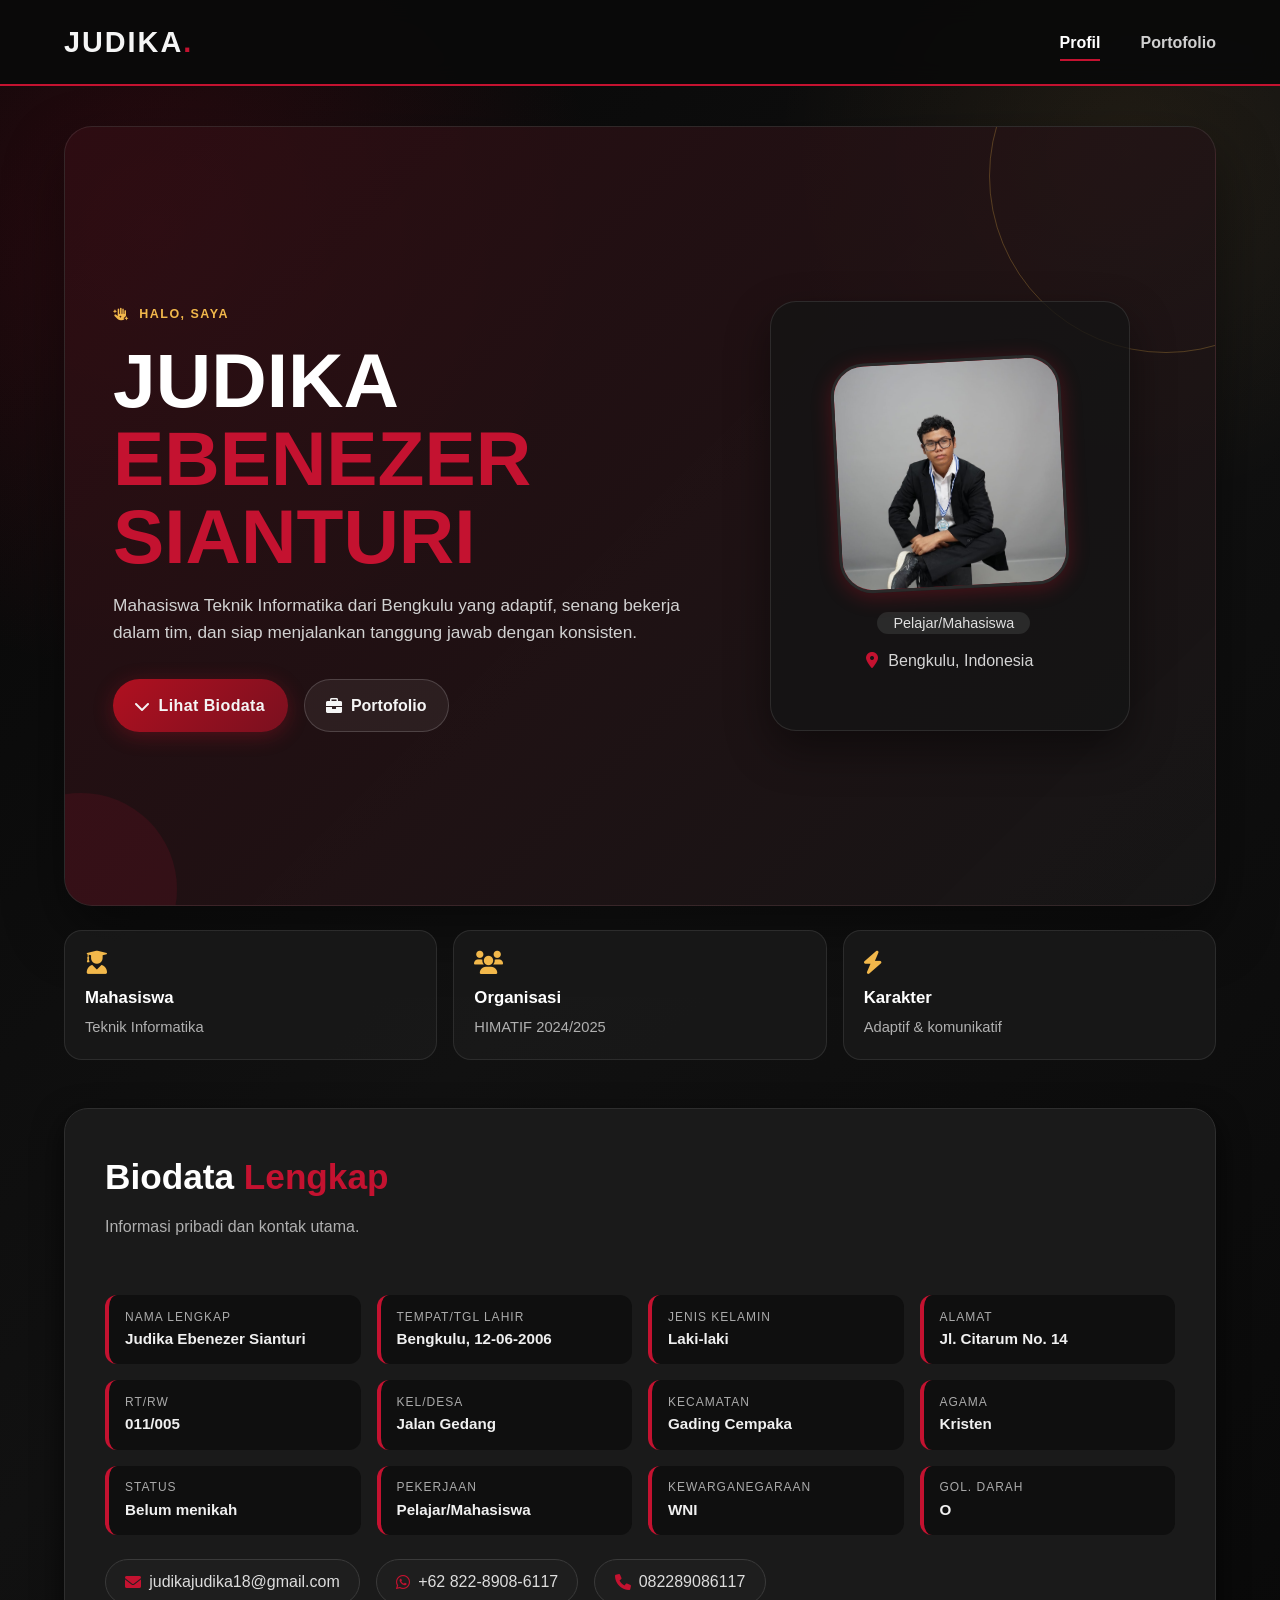
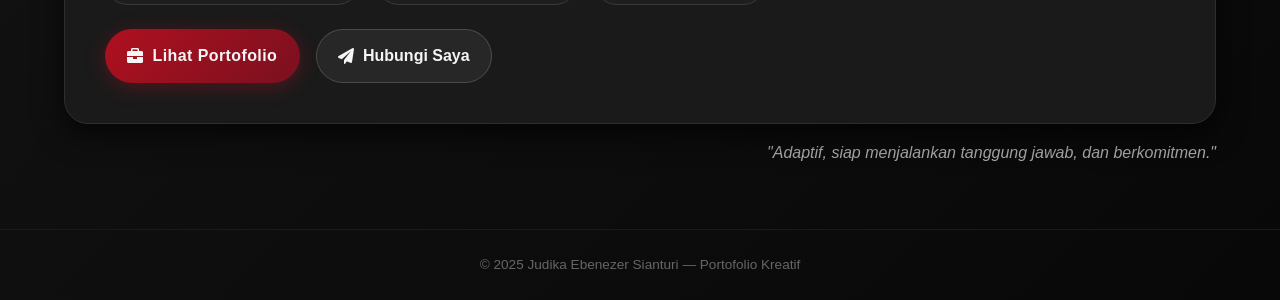
<file: index.html>
<!DOCTYPE html>
<html lang="id">
<head>
  <meta charset="UTF-8">
  <meta name="viewport" content="width=device-width, initial-scale=1.0, maximum-scale=1.0, user-scalable=yes, shrink-to-fit=no">
  <title>Profil - Judika Ebenezer Sianturi</title>
  <link rel="stylesheet" href="https://cdnjs.cloudflare.com/ajax/libs/font-awesome/6.0.0-beta3/css/all.min.css">
  <link rel="stylesheet" href="css/style.css">
</head>
<body>
  <nav class="navbar">
    <div class="logo">JUDIKA<span>.</span></div>
    <div class="hamburger" id="hamburger">
      <i class="fas fa-bars"></i>
    </div>
    <ul class="nav-links" id="navLinks">
      <li><a href="index.html" class="nav-item active">Profil</a></li>
      <li><a href="portofolio.html" class="nav-item">Portofolio</a></li>
    </ul>
  </nav>

  <main>
    <div class="section profile-page">
      <section class="profile-hero">
        <div class="profile-hero-copy">
          <span class="eyebrow"><i class="fas fa-hand-sparkles"></i> Halo, saya</span>
          <h1>JUDIKA <span class="highlight">EBENEZER SIANTURI</span></h1>
          <p class="profile-intro">Mahasiswa Teknik Informatika dari Bengkulu yang adaptif, senang bekerja dalam tim, dan siap menjalankan tanggung jawab dengan konsisten.</p>
          <div class="hero-actions">
            <a href="#biodata" class="action-button"><i class="fas fa-chevron-down"></i> Lihat Biodata</a>
            <a href="portofolio.html" class="ghost-button"><i class="fas fa-briefcase"></i> Portofolio</a>
          </div>
        </div>
        <div class="profile-hero-card">
          <div class="profile-avatar large-avatar">
            <img src="gambar/judika.jpeg" alt="Foto Judika Ebenezer Sianturi">
          </div>
          <div class="quick-profile">
            <span class="status-badge">Pelajar/Mahasiswa</span>
            <p><i class="fas fa-map-marker-alt"></i> Bengkulu, Indonesia</p>
          </div>
        </div>
      </section>

      <div class="profile-preview-grid">
        <div class="preview-card">
          <i class="fas fa-user-graduate"></i>
          <strong>Mahasiswa</strong>
          <span>Teknik Informatika</span>
        </div>
        <div class="preview-card">
          <i class="fas fa-users"></i>
          <strong>Organisasi</strong>
          <span>HIMATIF 2024/2025</span>
        </div>
        <div class="preview-card">
          <i class="fas fa-bolt"></i>
          <strong>Karakter</strong>
          <span>Adaptif & komunikatif</span>
        </div>
      </div>

      <section class="profile-wrapper biodata-section" id="biodata">
        <div class="profile-detail">
          <div class="section-heading">
            <div>
              <h2 class="section-title">Biodata <span class="highlight">Lengkap</span></h2>
              <p class="section-subtitle">Informasi pribadi dan kontak utama.</p>
            </div>
          </div>
          
          <div class="biodata-grid">
            <div class="biodata-item">
              <span class="label">Nama Lengkap</span>
              <span class="value">Judika Ebenezer Sianturi</span>
            </div>
            <div class="biodata-item">
              <span class="label">Tempat/Tgl Lahir</span>
              <span class="value">Bengkulu, 12-06-2006</span>
            </div>
            <div class="biodata-item">
              <span class="label">Jenis Kelamin</span>
              <span class="value">Laki-laki</span>
            </div>
            <div class="biodata-item">
              <span class="label">Alamat</span>
              <span class="value">Jl. Citarum No. 14</span>
            </div>
            <div class="biodata-item">
              <span class="label">RT/RW</span>
              <span class="value">011/005</span>
            </div>
            <div class="biodata-item">
              <span class="label">Kel/Desa</span>
              <span class="value">Jalan Gedang</span>
            </div>
            <div class="biodata-item">
              <span class="label">Kecamatan</span>
              <span class="value">Gading Cempaka</span>
            </div>
            <div class="biodata-item">
              <span class="label">Agama</span>
              <span class="value">Kristen</span>
            </div>
            <div class="biodata-item">
              <span class="label">Status</span>
              <span class="value">Belum menikah</span>
            </div>
            <div class="biodata-item">
              <span class="label">Pekerjaan</span>
              <span class="value">Pelajar/Mahasiswa</span>
            </div>
            <div class="biodata-item">
              <span class="label">Kewarganegaraan</span>
              <span class="value">WNI</span>
            </div>
            <div class="biodata-item">
              <span class="label">Gol. Darah</span>
              <span class="value">O</span>
            </div>
          </div>
          
          <div class="contact-badges">
            <a href="mailto:judikajudika18@gmail.com" class="contact-badge">
              <i class="fas fa-envelope"></i> judikajudika18@gmail.com
            </a>
            <a href="https://wa.me/6282289086117" target="_blank" class="contact-badge">
              <i class="fab fa-whatsapp"></i> +62 822-8908-6117
            </a>
            <span class="contact-badge">
              <i class="fas fa-phone"></i> 082289086117
            </span>
          </div>
          <div class="page-actions">
            <a href="portofolio.html" class="action-button"><i class="fas fa-briefcase"></i> Lihat Portofolio</a>
            <a href="mailto:judikajudika18@gmail.com" class="ghost-button"><i class="fas fa-paper-plane"></i> Hubungi Saya</a>
          </div>
        </div>
      </section>
      <div class="motto-text">
        "Adaptif, siap menjalankan tanggung jawab, dan berkomitmen."
      </div>
    </div>
  </main>

  <footer class="footer">
    <p>&copy; 2025 Judika Ebenezer Sianturi &mdash; Portofolio Kreatif</p>
  </footer>

  <script src="js/script.js"></script>
</body>
</html>
</file>
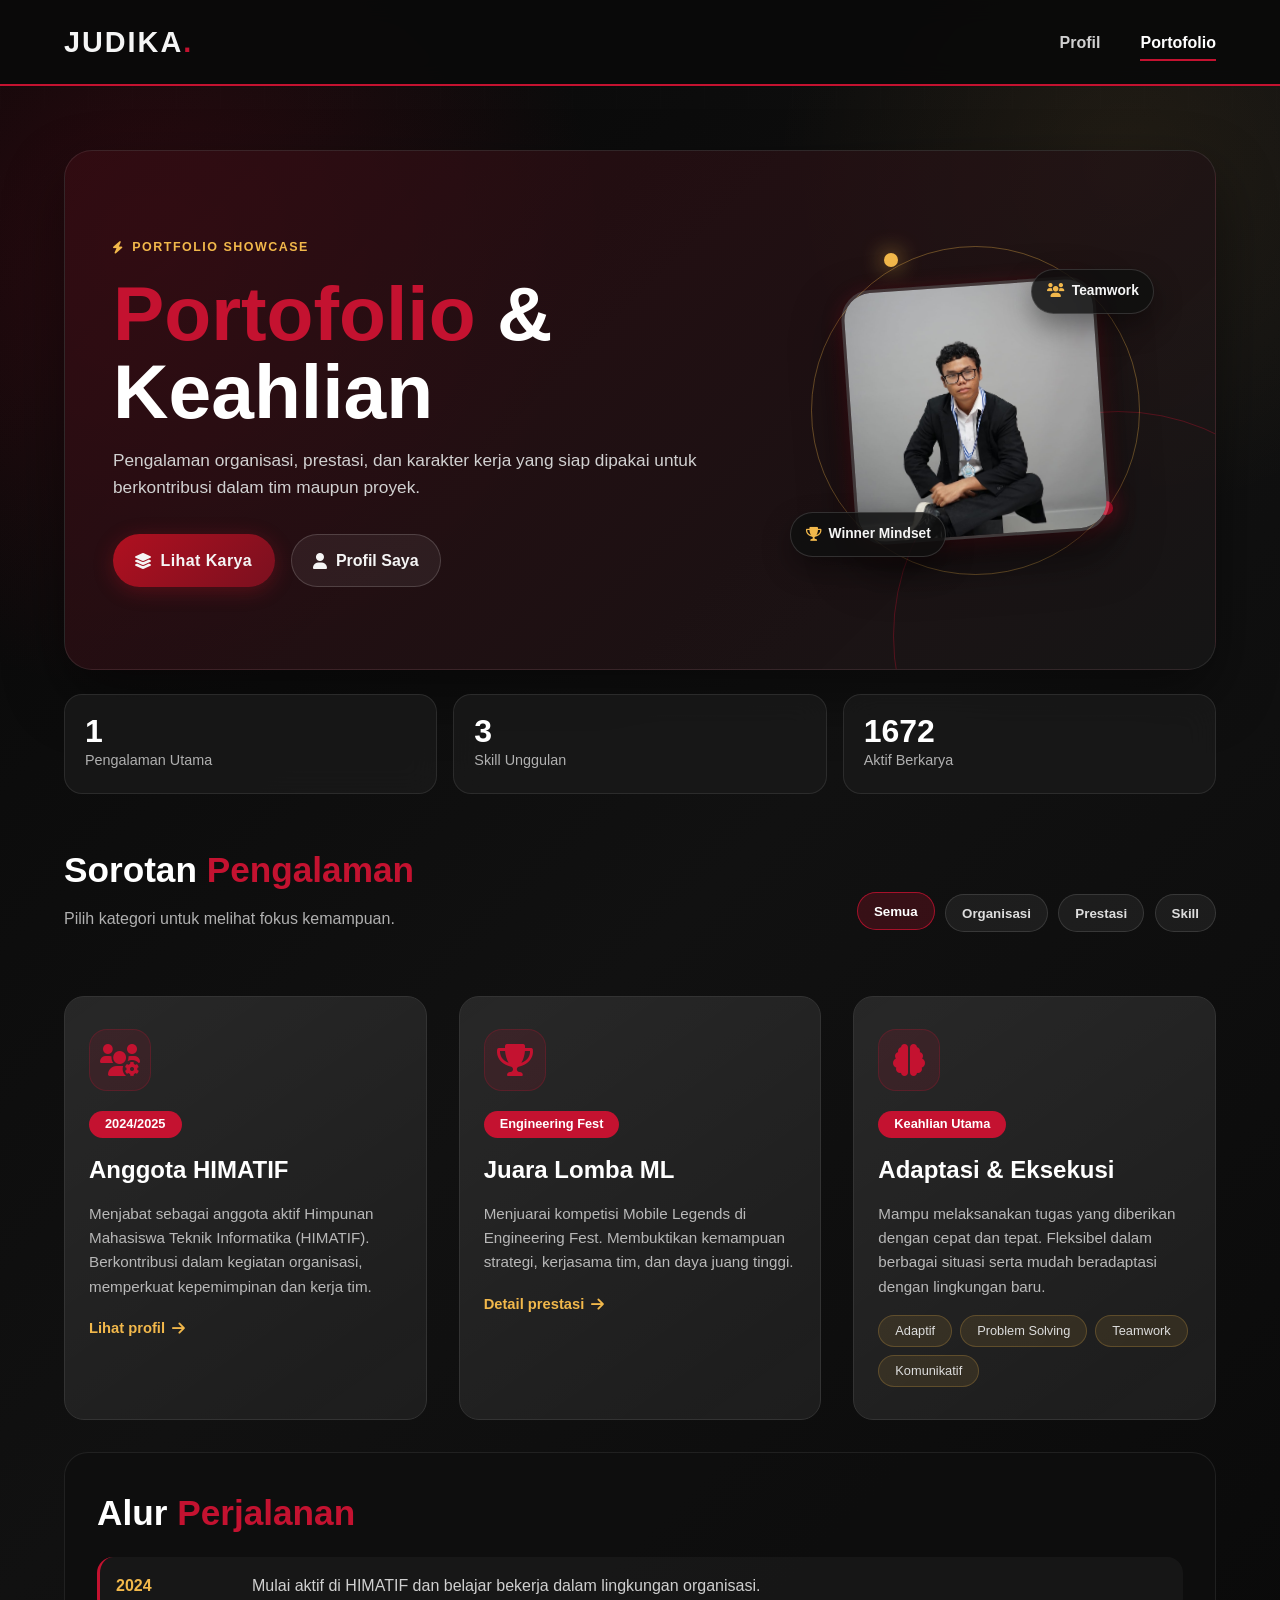
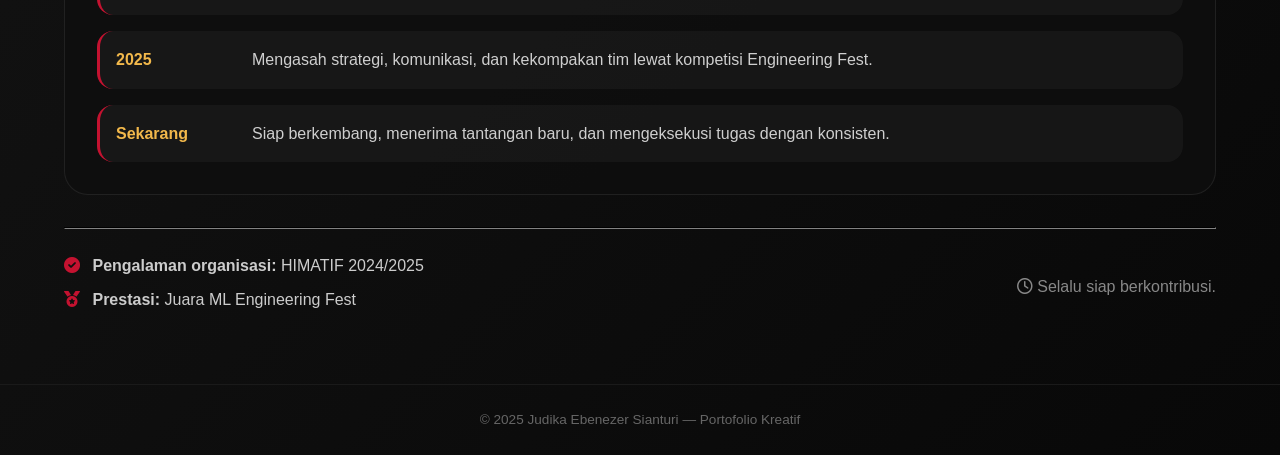
<file: portofolio.html>
<!DOCTYPE html>
<html lang="id">
<head>
  <meta charset="UTF-8">
  <meta name="viewport" content="width=device-width, initial-scale=1.0, maximum-scale=1.0, user-scalable=yes, shrink-to-fit=no">
  <title>Portofolio - Judika Ebenezer Sianturi</title>
  <link rel="stylesheet" href="https://cdnjs.cloudflare.com/ajax/libs/font-awesome/6.0.0-beta3/css/all.min.css">
  <link rel="stylesheet" href="css/style.css">
</head>
<body>
  <nav class="navbar">
    <div class="logo">JUDIKA<span>.</span></div>
    <div class="hamburger" id="hamburger">
      <i class="fas fa-bars"></i>
    </div>
    <ul class="nav-links" id="navLinks">
      <li><a href="index.html" class="nav-item">Profil</a></li>
      <li><a href="portofolio.html" class="nav-item active">Portofolio</a></li>
    </ul>
  </nav>

  <main>
    <div class="section portfolio-section">
      <section class="portfolio-hero">
        <div class="hero-copy">
          <span class="eyebrow"><i class="fas fa-bolt"></i> Portfolio Showcase</span>
          <h1><span class="highlight">Portofolio</span> & Keahlian</h1>
          <p>Pengalaman organisasi, prestasi, dan karakter kerja yang siap dipakai untuk berkontribusi dalam tim maupun proyek.</p>
          <div class="hero-actions">
            <a href="#portfolioCards" class="action-button"><i class="fas fa-layer-group"></i> Lihat Karya</a>
            <a href="index.html" class="ghost-button"><i class="fas fa-user"></i> Profil Saya</a>
          </div>
        </div>
        <div class="hero-panel">
          <div class="orbit-ring"></div>
          <div class="hero-avatar">
            <img src="gambar/judika.jpeg" alt="Foto Judika Ebenezer Sianturi">
          </div>
          <div class="floating-chip chip-top"><i class="fas fa-users"></i> Teamwork</div>
          <div class="floating-chip chip-bottom"><i class="fas fa-trophy"></i> Winner Mindset</div>
        </div>
      </section>

      <div class="stats-grid">
        <div class="stat-card">
          <strong data-count="2">0</strong>
          <span>Pengalaman Utama</span>
        </div>
        <div class="stat-card">
          <strong data-count="4">0</strong>
          <span>Skill Unggulan</span>
        </div>
        <div class="stat-card">
          <strong data-count="2025">0</strong>
          <span>Aktif Berkarya</span>
        </div>
      </div>

      <div class="section-heading">
        <div>
          <h2 class="section-title">
            Sorotan <span class="highlight">Pengalaman</span>
          </h2>
          <p class="section-subtitle">Pilih kategori untuk melihat fokus kemampuan.</p>
        </div>
        <div class="filter-pills" aria-label="Filter portofolio">
          <button class="filter-pill active" type="button" data-filter="all">Semua</button>
          <button class="filter-pill" type="button" data-filter="organisasi">Organisasi</button>
          <button class="filter-pill" type="button" data-filter="prestasi">Prestasi</button>
          <button class="filter-pill" type="button" data-filter="skill">Skill</button>
        </div>
      </div>
      
      <div class="card-grid" id="portfolioCards">
        <div class="porto-card" data-category="organisasi">
          <div class="porto-icon">
            <i class="fas fa-users-cog"></i>
          </div>
          <span class="year-badge">2024/2025</span>
          <h3>Anggota HIMATIF</h3>
          <p>Menjabat sebagai anggota aktif Himpunan Mahasiswa Teknik Informatika (HIMATIF). Berkontribusi dalam kegiatan organisasi, memperkuat kepemimpinan dan kerja tim.</p>
          <a href="index.html" class="card-link">Lihat profil <i class="fas fa-arrow-right"></i></a>
        </div>
        
        <div class="porto-card" data-category="prestasi">
          <div class="porto-icon">
            <i class="fas fa-trophy"></i>
          </div>
          <span class="year-badge">Engineering Fest</span>
          <h3>Juara Lomba ML</h3>
          <p>Menjuarai kompetisi Mobile Legends di Engineering Fest. Membuktikan kemampuan strategi, kerjasama tim, dan daya juang tinggi.</p>
          <a href="#summary" class="card-link">Detail prestasi <i class="fas fa-arrow-right"></i></a>
        </div>
        
        <div class="porto-card" data-category="skill">
          <div class="porto-icon">
            <i class="fas fa-brain"></i>
          </div>
          <span class="year-badge">Keahlian Utama</span>
          <h3>Adaptasi & Eksekusi</h3>
          <p>Mampu melaksanakan tugas yang diberikan dengan cepat dan tepat. Fleksibel dalam berbagai situasi serta mudah beradaptasi dengan lingkungan baru.</p>
          <div class="skill-tags">
            <span class="skill-tag">Adaptif</span>
            <span class="skill-tag">Problem Solving</span>
            <span class="skill-tag">Teamwork</span>
            <span class="skill-tag">Komunikatif</span>
          </div>
        </div>
      </div>

      <div class="timeline-panel">
        <h2 class="section-title">Alur <span class="highlight">Perjalanan</span></h2>
        <div class="timeline">
          <div class="timeline-item">
            <span>2024</span>
            <p>Mulai aktif di HIMATIF dan belajar bekerja dalam lingkungan organisasi.</p>
          </div>
          <div class="timeline-item">
            <span>2025</span>
            <p>Mengasah strategi, komunikasi, dan kekompakan tim lewat kompetisi Engineering Fest.</p>
          </div>
          <div class="timeline-item">
            <span>Sekarang</span>
            <p>Siap berkembang, menerima tantangan baru, dan mengeksekusi tugas dengan konsisten.</p>
          </div>
        </div>
      </div>
      
      <hr class="divider">
      
      <div class="portfolio-summary" id="summary">
        <div class="summary-left">
          <p><i class="fas fa-check-circle"></i> <strong>Pengalaman organisasi:</strong> HIMATIF 2024/2025</p>
          <p><i class="fas fa-medal"></i> <strong>Prestasi:</strong> Juara ML Engineering Fest</p>
        </div>
        <div class="summary-right">
          <i class="far fa-clock"></i> Selalu siap berkontribusi.
        </div>
      </div>
    </div>
  </main>

  <footer class="footer">
    <p>&copy; 2025 Judika Ebenezer Sianturi &mdash; Portofolio Kreatif</p>
  </footer>

  <script src="js/script.js"></script>
</body>
</html>
</file>
<file: css/style.css>
* {
  margin: 0;
  padding: 0;
  box-sizing: border-box;
  scroll-behavior: smooth;
}

body {
  font-family: 'Segoe UI', 'Poppins', Roboto, sans-serif;
  background:
    radial-gradient(circle at 12% 12%, rgba(196, 18, 48, 0.18), transparent 28rem),
    radial-gradient(circle at 88% 8%, rgba(255, 191, 87, 0.08), transparent 22rem),
    linear-gradient(135deg, #070707 0%, #111 48%, #080808 100%);
  color: #e0e0e0;
  line-height: 1.6;
  transition: all 0.3s ease;
  min-height: 100vh;
  display: flex;
  flex-direction: column;
  overflow-x: hidden;
}

/* Warna merah hitam */
:root {
  --primary-red: #c41230;
  --dark-bg: #0d0d0d;
  --darker-bg: #050505;
  --card-bg: #1a1a1a;
  --border-red: #8b1a2b;
  --text-light: #f5f5f5;
  --text-muted: #b0b0b0;
  --gradient-red: linear-gradient(135deg, #b01020, #7a101f);
  --shadow-red: 0 4px 20px rgba(198, 20, 40, 0.3);
  --warm-gold: #f2b84b;
  --glass-bg: rgba(26, 26, 26, 0.78);
}

/* Navigasi */
.navbar {
  display: flex;
  justify-content: space-between;
  align-items: center;
  padding: 1.2rem 5%;
  background-color: rgba(10, 10, 10, 0.95);
  backdrop-filter: blur(12px);
  border-bottom: 2px solid var(--primary-red);
  position: sticky;
  top: 0;
  z-index: 1000;
  flex-wrap: wrap;
}

.logo {
  font-size: 1.8rem;
  font-weight: 700;
  letter-spacing: 2px;
  color: var(--text-light);
  text-transform: uppercase;
}

.logo span {
  color: var(--primary-red);
}

.nav-links {
  display: flex;
  gap: 2.5rem;
  list-style: none;
}

.nav-links a {
  text-decoration: none;
  color: #d0d0d0;
  font-weight: 600;
  font-size: 1rem;
  position: relative;
  padding: 0.3rem 0;
  transition: color 0.3s;
}

.nav-links a:hover,
.nav-links a.active {
  color: #ffffff;
}

.nav-links a::after {
  content: '';
  position: absolute;
  bottom: -6px;
  left: 0;
  width: 0;
  height: 2px;
  background-color: var(--primary-red);
  transition: width 0.3s ease;
}

.nav-links a:hover::after,
.nav-links a.active::after {
  width: 100%;
}

.hamburger {
  display: none;
  font-size: 1.8rem;
  color: var(--primary-red);
  cursor: pointer;
}

/* Main Content */
main {
  flex: 1;
}

.section {
  padding: 4rem 5%;
  max-width: 1300px;
  margin: 0 auto;
  width: 100%;
}

/* Profile Card */
.profile-page {
  padding-top: 2.5rem;
}

.profile-hero {
  min-height: calc(100vh - 120px);
  display: grid;
  grid-template-columns: minmax(0, 1.15fr) minmax(280px, 0.85fr);
  align-items: center;
  gap: 2rem;
  padding: 3rem;
  border-radius: 28px;
  border: 1px solid rgba(255, 255, 255, 0.09);
  background:
    linear-gradient(135deg, rgba(196, 18, 48, 0.16), rgba(255, 255, 255, 0.04)),
    rgba(12, 12, 12, 0.78);
  box-shadow: 0 25px 60px rgba(0, 0, 0, 0.45);
  position: relative;
  overflow: hidden;
}

.profile-hero::before {
  content: '';
  position: absolute;
  width: 22rem;
  height: 22rem;
  right: -8rem;
  top: -8rem;
  border-radius: 50%;
  border: 1px solid rgba(242, 184, 75, 0.26);
}

.profile-hero::after {
  content: '';
  position: absolute;
  width: 12rem;
  height: 12rem;
  left: -5rem;
  bottom: -5rem;
  border-radius: 50%;
  background: rgba(196, 18, 48, 0.12);
}

.profile-hero-copy,
.profile-hero-card {
  position: relative;
  z-index: 1;
}

.profile-hero-copy h1 {
  color: #fff;
  font-size: clamp(2.25rem, 6vw, 4.8rem);
  line-height: 1.02;
  max-width: 820px;
  margin-bottom: 1rem;
}

.profile-intro {
  color: #d1d1d1;
  max-width: 650px;
  font-size: 1.08rem;
}

.profile-hero-card {
  justify-self: center;
  width: min(100%, 360px);
  min-height: 430px;
  display: flex;
  flex-direction: column;
  justify-content: center;
  align-items: center;
  gap: 1.3rem;
  padding: 2rem;
  border-radius: 26px;
  background: rgba(20, 20, 20, 0.8);
  border: 1px solid rgba(255, 255, 255, 0.1);
  box-shadow: 0 18px 44px rgba(0, 0, 0, 0.42);
}

.profile-wrapper {
  display: flex;
  flex-wrap: wrap;
  gap: 2.5rem;
  align-items: center;
  background: var(--card-bg);
  padding: 2.5rem;
  border-radius: 24px;
  border: 1px solid #2e2e2e;
  box-shadow: 0 10px 30px rgba(0,0,0,0.7);
  margin-bottom: 1.5rem;
}

.biodata-section {
  display: block;
  scroll-margin-top: 110px;
  margin-top: 2rem;
}

.profile-avatar {
  flex: 0 0 180px;
  height: 180px;
  background: var(--gradient-red);
  border-radius: 50%;
  display: flex;
  align-items: center;
  justify-content: center;
  font-size: 5rem;
  color: white;
  box-shadow: var(--shadow-red);
  border: 3px solid #2a2a2a;
  overflow: hidden;
}

.large-avatar {
  flex: 0 0 230px;
  width: 230px;
  height: 230px;
  border-radius: 34px;
  transform: rotate(-3deg);
}

.profile-avatar img {
  width: 100%;
  height: 100%;
  object-fit: cover;
  display: block;
}

.quick-profile {
  text-align: center;
}

.quick-profile p {
  color: #d5d5d5;
  margin-top: 0.8rem;
}

.quick-profile i {
  color: var(--primary-red);
  margin-right: 0.35rem;
}

.profile-preview-grid {
  display: grid;
  grid-template-columns: repeat(3, minmax(0, 1fr));
  gap: 1rem;
  margin: 1.5rem 0 3rem;
}

.preview-card {
  padding: 1.25rem;
  border-radius: 18px;
  background: rgba(26, 26, 26, 0.82);
  border: 1px solid rgba(255, 255, 255, 0.09);
  display: grid;
  gap: 0.25rem;
}

.preview-card i {
  color: var(--warm-gold);
  font-size: 1.45rem;
  margin-bottom: 0.4rem;
}

.preview-card strong {
  color: #fff;
  font-size: 1.05rem;
}

.preview-card span {
  color: var(--text-muted);
  font-size: 0.92rem;
}

.profile-detail {
  flex: 1;
}

.profile-detail h1 {
  font-size: 2.5rem;
  font-weight: 700;
  color: white;
  margin-bottom: 0.3rem;
}

.highlight {
  color: var(--primary-red);
}

.tagline {
  font-size: 1.1rem;
  color: #cccccc;
  margin-bottom: 1.2rem;
  display: flex;
  align-items: center;
  gap: 0.5rem;
  flex-wrap: wrap;
}

.status-badge {
  margin-left: 0.5rem;
  background: #2a2a2a;
  padding: 0.2rem 1rem;
  border-radius: 20px;
  font-size: 0.9rem;
}

.biodata-grid {
  display: grid;
  grid-template-columns: repeat(auto-fit, minmax(220px, 1fr));
  gap: 1rem;
  margin: 1.5rem 0;
}

.biodata-item {
  background: #0f0f0f;
  padding: 0.8rem 1rem;
  border-radius: 12px;
  border-left: 4px solid var(--primary-red);
  display: flex;
  flex-direction: column;
}

.biodata-item .label {
  font-size: 0.75rem;
  text-transform: uppercase;
  letter-spacing: 1px;
  color: #aaa;
}

.biodata-item .value {
  font-weight: 600;
  color: #f0f0f0;
  font-size: 0.95rem;
}

.contact-badges {
  display: flex;
  flex-wrap: wrap;
  gap: 1rem;
  margin-top: 1.5rem;
}

.contact-badge {
  background: #1e1e1e;
  padding: 0.6rem 1.2rem;
  border-radius: 40px;
  display: flex;
  align-items: center;
  gap: 0.5rem;
  border: 1px solid #3a3a3a;
  transition: 0.3s;
  text-decoration: none;
  color: #ddd;
}

.contact-badge i {
  color: var(--primary-red);
}

.contact-badge:hover {
  background: #2c2c2c;
  border-color: var(--primary-red);
  color: white;
}

.motto-text {
  color: #aaa;
  text-align: right;
  font-style: italic;
  margin-top: -0.5rem;
}

.page-actions {
  margin-top: 1.5rem;
  display: flex;
  flex-wrap: wrap;
  gap: 1rem;
}

.portfolio-actions {
  justify-content: center;
  margin-top: 2rem;
}

.action-button {
  display: inline-flex;
  align-items: center;
  justify-content: center;
  gap: 0.55rem;
  padding: 0.8rem 1.4rem;
  border-radius: 999px;
  background: var(--gradient-red);
  color: var(--text-light);
  text-decoration: none;
  font-weight: 700;
  letter-spacing: 0.4px;
  box-shadow: var(--shadow-red);
  transition: transform 0.3s ease, box-shadow 0.3s ease;
}

.action-button:hover {
  transform: translateY(-3px);
  box-shadow: 0 10px 24px rgba(198, 20, 40, 0.35);
}

.ghost-button {
  display: inline-flex;
  align-items: center;
  justify-content: center;
  gap: 0.55rem;
  padding: 0.8rem 1.35rem;
  border-radius: 999px;
  color: var(--text-light);
  text-decoration: none;
  font-weight: 700;
  border: 1px solid rgba(255, 255, 255, 0.16);
  background: rgba(255, 255, 255, 0.06);
  transition: transform 0.3s ease, border-color 0.3s ease, background 0.3s ease;
}

.ghost-button:hover {
  transform: translateY(-3px);
  border-color: rgba(196, 18, 48, 0.75);
  background: rgba(196, 18, 48, 0.12);
}

/* Portfolio Styles */
.portfolio-section {
  position: relative;
}

.portfolio-section::before {
  content: '';
  position: fixed;
  inset: 0;
  pointer-events: none;
  opacity: 0.22;
  background-image:
    linear-gradient(rgba(255, 255, 255, 0.04) 1px, transparent 1px),
    linear-gradient(90deg, rgba(255, 255, 255, 0.04) 1px, transparent 1px);
  background-size: 44px 44px;
  mask-image: linear-gradient(to bottom, black, transparent 80%);
}

.portfolio-hero {
  display: grid;
  grid-template-columns: minmax(0, 1.25fr) minmax(280px, 0.75fr);
  align-items: center;
  gap: 2rem;
  min-height: 520px;
  padding: 3rem;
  border: 1px solid rgba(255, 255, 255, 0.09);
  border-radius: 28px;
  background:
    linear-gradient(135deg, rgba(196, 18, 48, 0.18), rgba(255, 255, 255, 0.04)),
    rgba(10, 10, 10, 0.72);
  box-shadow: 0 25px 60px rgba(0, 0, 0, 0.45);
  overflow: hidden;
  position: relative;
}

.portfolio-hero::after {
  content: '';
  position: absolute;
  right: -8rem;
  bottom: -12rem;
  width: 28rem;
  height: 28rem;
  border: 1px solid rgba(196, 18, 48, 0.35);
  border-radius: 50%;
}

.hero-copy,
.hero-panel {
  position: relative;
  z-index: 1;
}

.eyebrow {
  display: inline-flex;
  align-items: center;
  gap: 0.55rem;
  color: var(--warm-gold);
  text-transform: uppercase;
  letter-spacing: 1.5px;
  font-size: 0.78rem;
  font-weight: 800;
  margin-bottom: 1rem;
}

.hero-copy h1 {
  font-size: clamp(2.35rem, 6vw, 5rem);
  line-height: 1.02;
  color: #fff;
  max-width: 760px;
  margin-bottom: 1rem;
}

.hero-copy p {
  color: #d1d1d1;
  max-width: 680px;
  font-size: 1.08rem;
}

.hero-actions {
  display: flex;
  flex-wrap: wrap;
  gap: 1rem;
  margin-top: 2rem;
}

.hero-panel {
  min-height: 360px;
  display: grid;
  place-items: center;
}

.orbit-ring {
  position: absolute;
  width: min(86%, 340px);
  aspect-ratio: 1;
  border: 1px solid rgba(242, 184, 75, 0.35);
  border-radius: 50%;
  animation: spinSlow 18s linear infinite;
}

.orbit-ring::before,
.orbit-ring::after {
  content: '';
  position: absolute;
  width: 14px;
  height: 14px;
  border-radius: 50%;
  background: var(--warm-gold);
  box-shadow: 0 0 22px rgba(242, 184, 75, 0.9);
}

.orbit-ring::before {
  left: 22%;
  top: 2%;
}

.orbit-ring::after {
  right: 8%;
  bottom: 18%;
  background: var(--primary-red);
  box-shadow: 0 0 22px rgba(196, 18, 48, 0.9);
}

.hero-avatar {
  width: min(72vw, 255px);
  aspect-ratio: 1;
  border-radius: 30px;
  overflow: hidden;
  transform: rotate(-4deg);
  border: 3px solid rgba(255, 255, 255, 0.16);
  box-shadow: 0 22px 48px rgba(0, 0, 0, 0.55), var(--shadow-red);
}

.hero-avatar img {
  width: 100%;
  height: 100%;
  object-fit: cover;
  display: block;
  transform: scale(1.06);
}

.floating-chip {
  position: absolute;
  display: inline-flex;
  align-items: center;
  gap: 0.5rem;
  padding: 0.65rem 0.9rem;
  border-radius: 999px;
  background: rgba(16, 16, 16, 0.84);
  border: 1px solid rgba(255, 255, 255, 0.14);
  color: #f5f5f5;
  font-size: 0.86rem;
  font-weight: 700;
  box-shadow: 0 12px 28px rgba(0, 0, 0, 0.38);
  animation: floatChip 4s ease-in-out infinite;
}

.floating-chip i {
  color: var(--warm-gold);
}

.chip-top {
  top: 2.4rem;
  right: 0.8rem;
}

.chip-bottom {
  left: 0.4rem;
  bottom: 2.1rem;
  animation-delay: -1.5s;
}

.stats-grid {
  display: grid;
  grid-template-columns: repeat(3, minmax(0, 1fr));
  gap: 1rem;
  margin: 1.5rem 0 3rem;
}

.stat-card {
  padding: 1.25rem;
  border-radius: 18px;
  background: var(--glass-bg);
  border: 1px solid rgba(255, 255, 255, 0.09);
  backdrop-filter: blur(16px);
}

.stat-card strong {
  display: block;
  color: #fff;
  font-size: 2rem;
  line-height: 1;
}

.stat-card span {
  color: var(--text-muted);
  font-size: 0.9rem;
}

.section-heading {
  display: flex;
  justify-content: space-between;
  align-items: end;
  gap: 1.5rem;
  flex-wrap: wrap;
}

.section-title {
  font-size: 2.2rem;
  margin-bottom: 0.5rem;
  color: white;
}

.section-subtitle {
  color: #b0b0b0;
  margin-bottom: 2rem;
}

.filter-pills {
  display: flex;
  flex-wrap: wrap;
  gap: 0.65rem;
  margin-bottom: 2rem;
}

.filter-pill {
  color: #ddd;
  background: rgba(255, 255, 255, 0.06);
  border: 1px solid rgba(255, 255, 255, 0.12);
  border-radius: 999px;
  padding: 0.65rem 1rem;
  cursor: pointer;
  font-weight: 700;
  transition: transform 0.25s ease, background 0.25s ease, border-color 0.25s ease;
}

.filter-pill:hover,
.filter-pill.active {
  transform: translateY(-2px);
  background: rgba(196, 18, 48, 0.22);
  border-color: rgba(196, 18, 48, 0.8);
  color: #fff;
}

.card-grid {
  display: grid;
  grid-template-columns: repeat(auto-fit, minmax(270px, 1fr));
  gap: 2rem;
  margin-top: 2rem;
}

.porto-card {
  background:
    linear-gradient(145deg, rgba(255, 255, 255, 0.06), rgba(255, 255, 255, 0.01)),
    var(--card-bg);
  border-radius: 20px;
  padding: 2rem 1.5rem;
  border: 1px solid #333;
  transition: transform 0.3s, box-shadow 0.3s, opacity 0.3s ease, border-color 0.3s ease;
  position: relative;
  overflow: hidden;
  transform-style: preserve-3d;
}

.porto-card::before {
  content: '';
  position: absolute;
  inset: 0;
  background: radial-gradient(circle at var(--mouse-x, 50%) var(--mouse-y, 20%), rgba(196, 18, 48, 0.24), transparent 34%);
  opacity: 0;
  transition: opacity 0.3s ease;
}

.porto-card:hover::before {
  opacity: 1;
}

.porto-card > * {
  position: relative;
  z-index: 1;
}

.porto-card:hover {
  transform: translateY(-8px);
  box-shadow: 0 15px 25px rgba(180, 20, 30, 0.25);
  border-color: var(--primary-red);
}

.porto-icon {
  width: 62px;
  height: 62px;
  display: grid;
  place-items: center;
  border-radius: 18px;
  background: rgba(196, 18, 48, 0.12);
  border: 1px solid rgba(196, 18, 48, 0.24);
  font-size: 2rem;
  color: var(--primary-red);
  margin-bottom: 1.2rem;
}

.porto-card h3 {
  font-size: 1.5rem;
  margin-bottom: 0.8rem;
  color: white;
}

.porto-card p {
  color: #b8b8b8;
  font-size: 0.95rem;
}

.year-badge {
  background: var(--primary-red);
  color: white;
  padding: 0.2rem 1rem;
  border-radius: 20px;
  font-size: 0.8rem;
  display: inline-block;
  margin-bottom: 0.8rem;
  font-weight: 600;
}

.skill-tags {
  display: flex;
  flex-wrap: wrap;
  gap: 0.5rem;
  margin-top: 1rem;
}

.skill-tag {
  background: rgba(242, 184, 75, 0.1);
  border: 1px solid rgba(242, 184, 75, 0.22);
  padding: 0.3rem 1rem;
  border-radius: 20px;
  font-size: 0.8rem;
  color: #ddd;
}

.card-link {
  display: inline-flex;
  align-items: center;
  gap: 0.45rem;
  margin-top: 1.15rem;
  color: var(--warm-gold);
  text-decoration: none;
  font-weight: 800;
  font-size: 0.92rem;
}

.card-link i {
  transition: transform 0.25s ease;
}

.card-link:hover i {
  transform: translateX(4px);
}

.porto-card.is-hidden {
  display: none;
}

.timeline-panel {
  margin-top: 2rem;
  padding: 2rem;
  border-radius: 24px;
  background: rgba(15, 15, 15, 0.78);
  border: 1px solid rgba(255, 255, 255, 0.08);
}

.timeline {
  display: grid;
  gap: 1rem;
  margin-top: 1rem;
}

.timeline-item {
  display: grid;
  grid-template-columns: 120px 1fr;
  gap: 1rem;
  align-items: start;
  padding: 1rem;
  border-radius: 16px;
  background: rgba(255, 255, 255, 0.04);
  border-left: 3px solid var(--primary-red);
}

.timeline-item span {
  color: var(--warm-gold);
  font-weight: 800;
}

.timeline-item p {
  color: #cfcfcf;
}

.divider {
  border-color: #2e2e2e;
  margin: 2rem 0 1.5rem;
}

.portfolio-summary {
  display: flex;
  flex-wrap: wrap;
  gap: 2rem;
  justify-content: space-between;
  align-items: center;
}

.summary-left p {
  color: #ccc;
  margin-bottom: 0.5rem;
}

.summary-left i {
  color: #c41230;
  margin-right: 0.5rem;
}

.summary-right {
  color: #888;
}

@keyframes spinSlow {
  to {
    transform: rotate(360deg);
  }
}

@keyframes floatChip {
  0%, 100% {
    transform: translateY(0);
  }

  50% {
    transform: translateY(-10px);
  }
}

/* Footer */
.footer {
  text-align: center;
  color: #666;
  font-size: 0.85rem;
  padding: 1.5rem 5%;
  border-top: 1px solid #1a1a1a;
  margin-top: auto;
}

/* Responsive Design */
@media (max-width: 768px) {
  .hamburger {
    display: block;
  }

  .nav-links {
    display: none;
    flex-direction: column;
    width: 100%;
    background: #0a0a0a;
    margin-top: 1rem;
    gap: 1rem;
    padding: 1rem 0;
  }

  .nav-links.show {
    display: flex;
  }

  .profile-wrapper {
    flex-direction: column;
    text-align: center;
  }

  .profile-hero {
    grid-template-columns: 1fr;
    min-height: auto;
    padding: 2rem;
  }

  .profile-hero-card {
    min-height: 320px;
    width: 100%;
  }

  .profile-avatar {
    flex: 0 0 140px;
    height: 140px;
    font-size: 4rem;
  }

  .large-avatar {
    flex-basis: 180px;
    width: 180px;
    height: 180px;
  }

  .profile-preview-grid {
    grid-template-columns: 1fr;
  }

  .profile-detail h1 {
    font-size: 1.8rem;
  }

  .section-title {
    font-size: 1.8rem;
  }

  .biodata-grid {
    grid-template-columns: 1fr;
  }

  .contact-badges {
    justify-content: center;
  }

  .page-actions {
    justify-content: center;
  }

  .motto-text {
    text-align: center;
  }

  .portfolio-summary {
    flex-direction: column;
    text-align: center;
  }

  .portfolio-hero {
    grid-template-columns: 1fr;
    min-height: auto;
    padding: 2rem;
  }

  .hero-panel {
    min-height: 300px;
  }

  .stats-grid {
    grid-template-columns: 1fr;
  }

  .section-heading {
    align-items: flex-start;
  }

}

@media (max-width: 480px) {
  .section {
    padding: 2rem 4%;
  }

  .profile-wrapper {
    padding: 1.5rem;
  }

  .profile-hero {
    padding: 1.4rem;
    border-radius: 20px;
  }

  .profile-avatar {
    flex: 0 0 120px;
    height: 120px;
    font-size: 3rem;
  }

  .large-avatar {
    flex-basis: 160px;
    width: 160px;
    height: 160px;
  }

  .card-grid {
    grid-template-columns: 1fr;
  }

  .portfolio-hero {
    padding: 1.4rem;
    border-radius: 20px;
  }

  .hero-actions,
  .filter-pills {
    width: 100%;
  }

  .action-button,
  .ghost-button,
  .filter-pill {
    width: 100%;
  }

  .timeline-panel {
    padding: 1.2rem;
  }

  .timeline-item {
    grid-template-columns: 1fr;
  }

}
</file>
